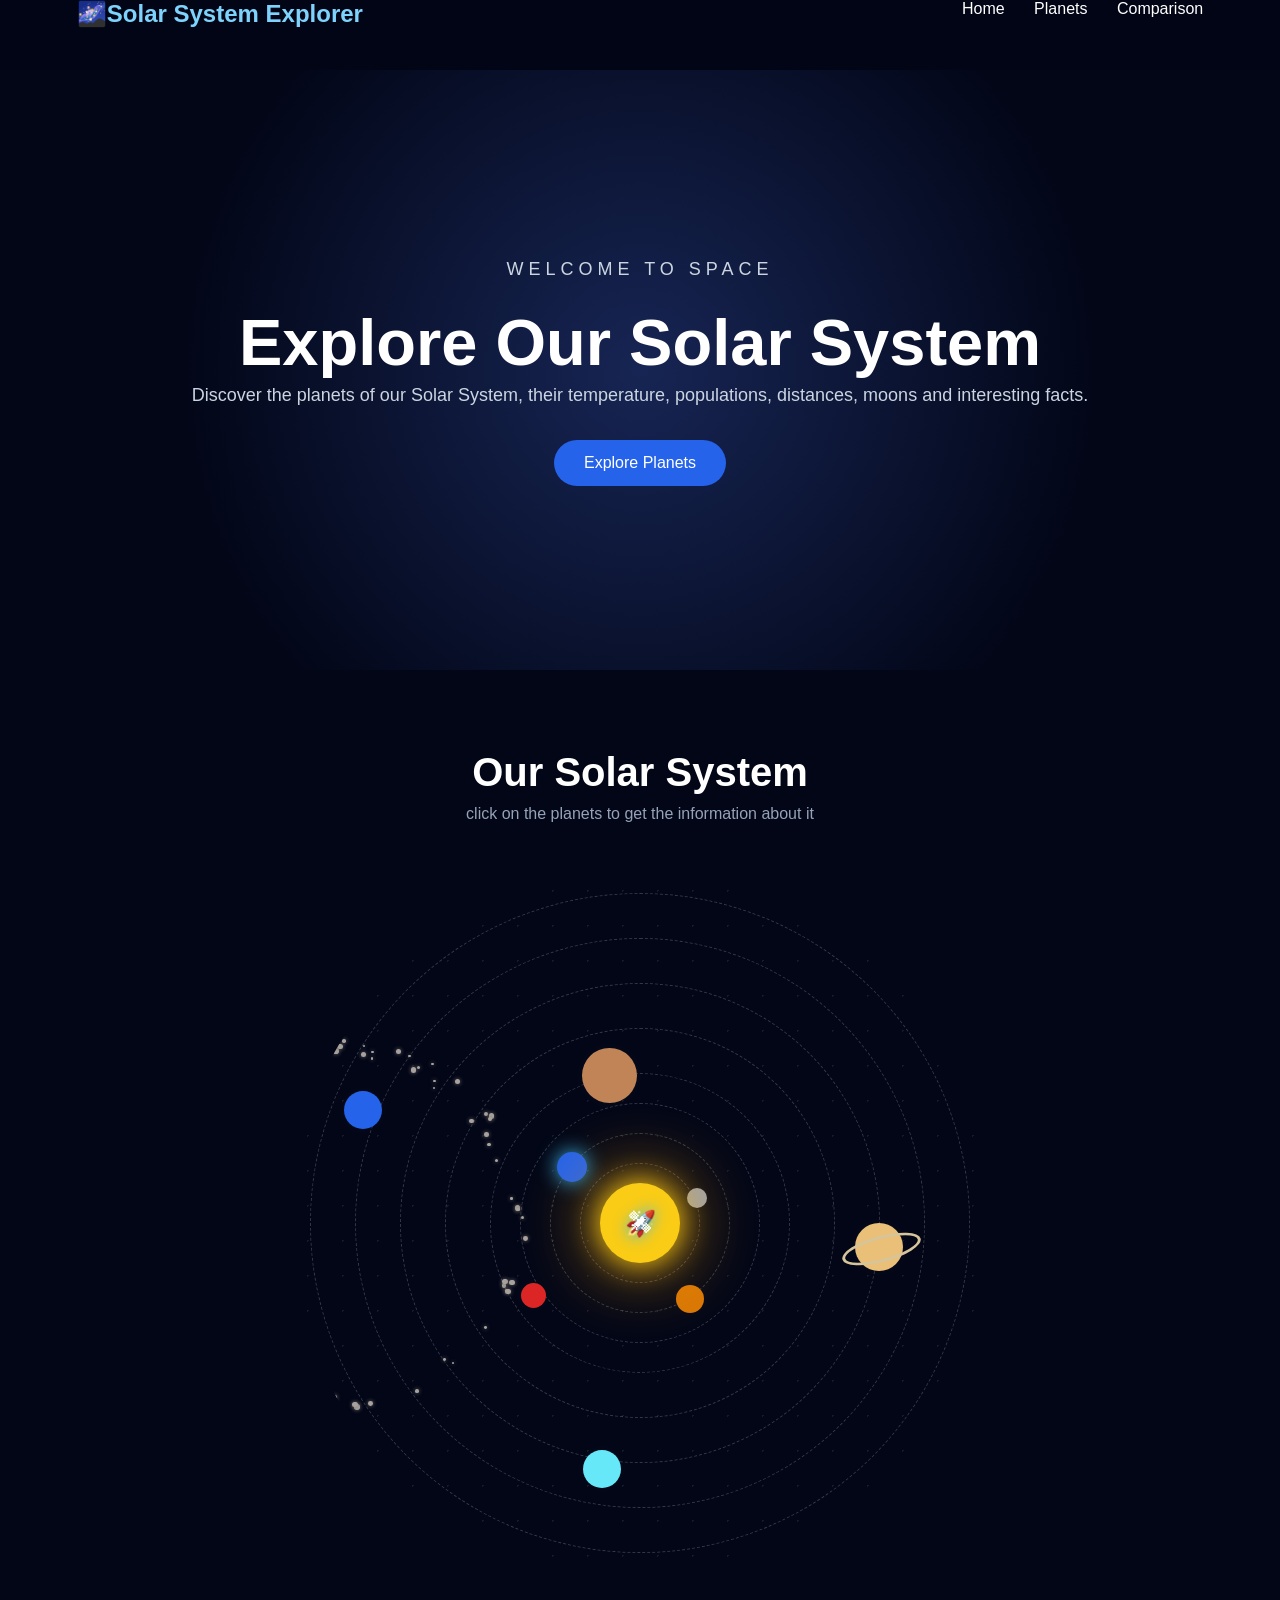
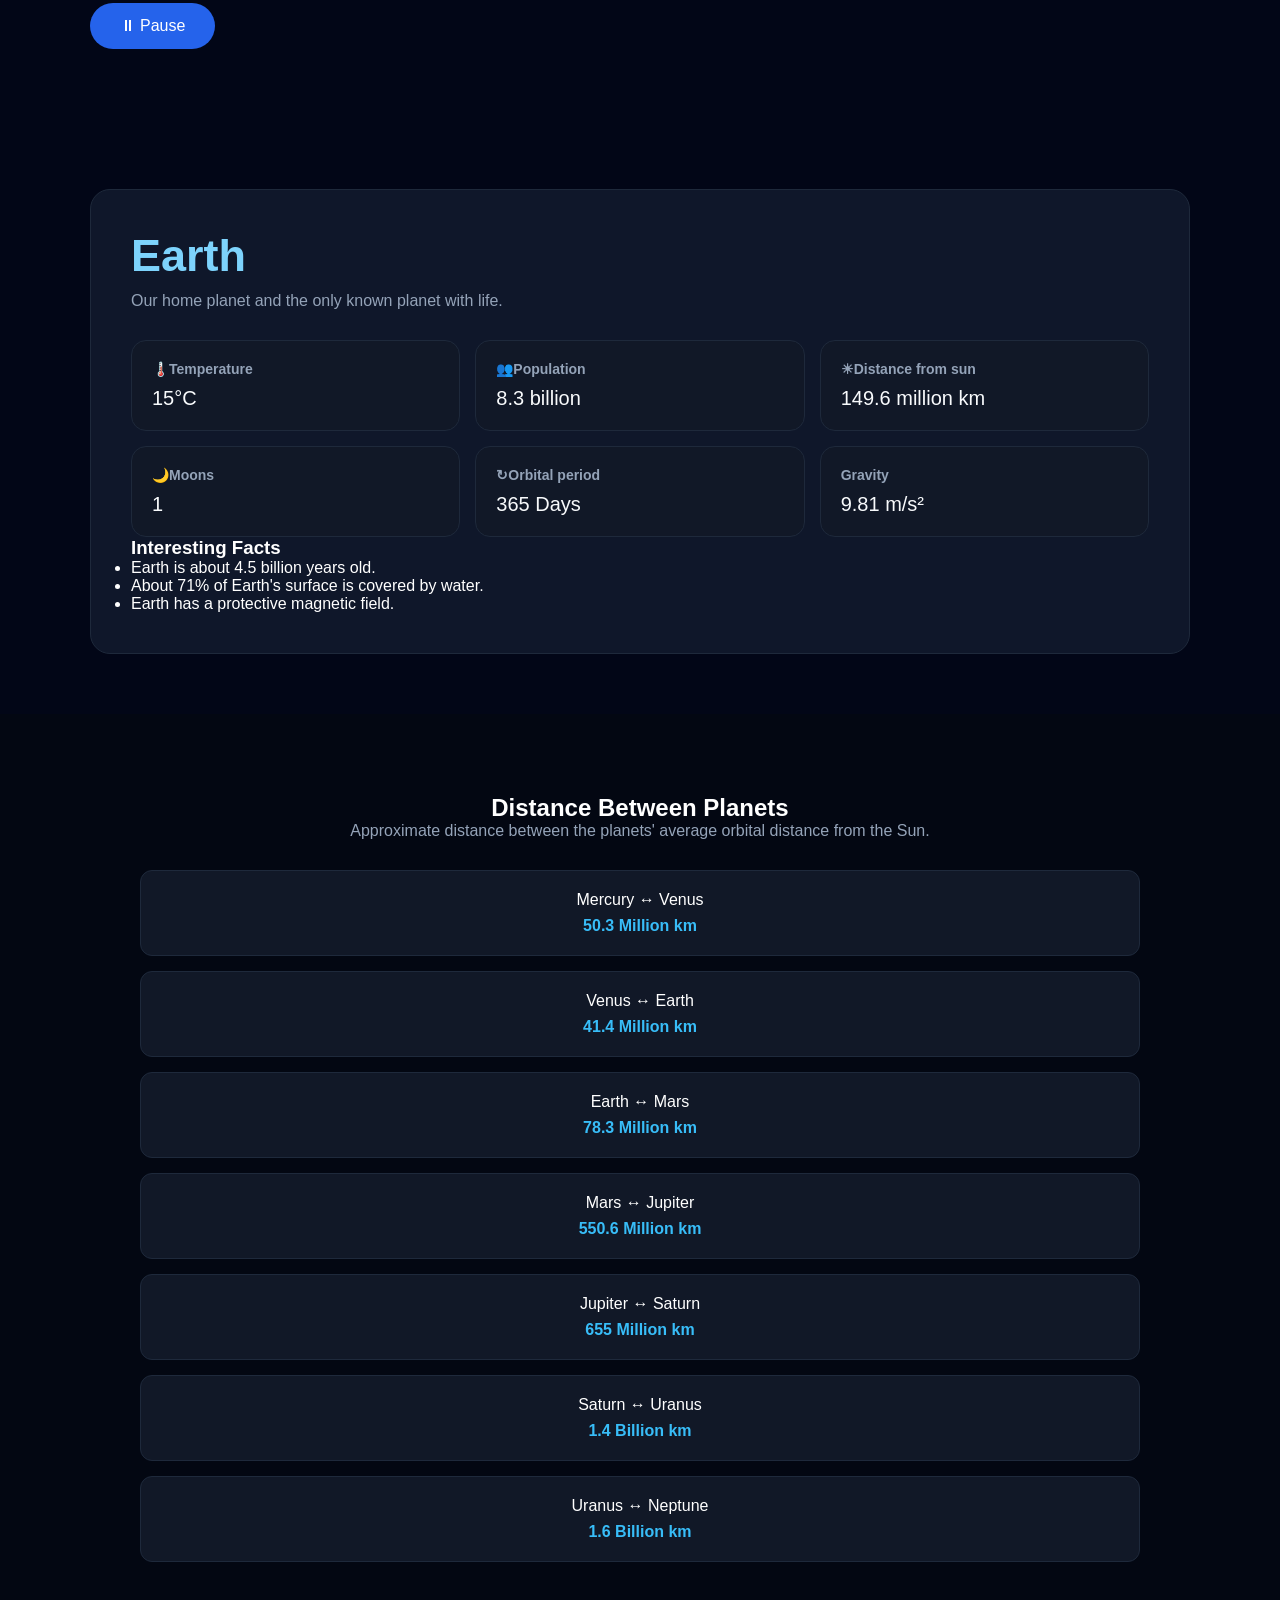
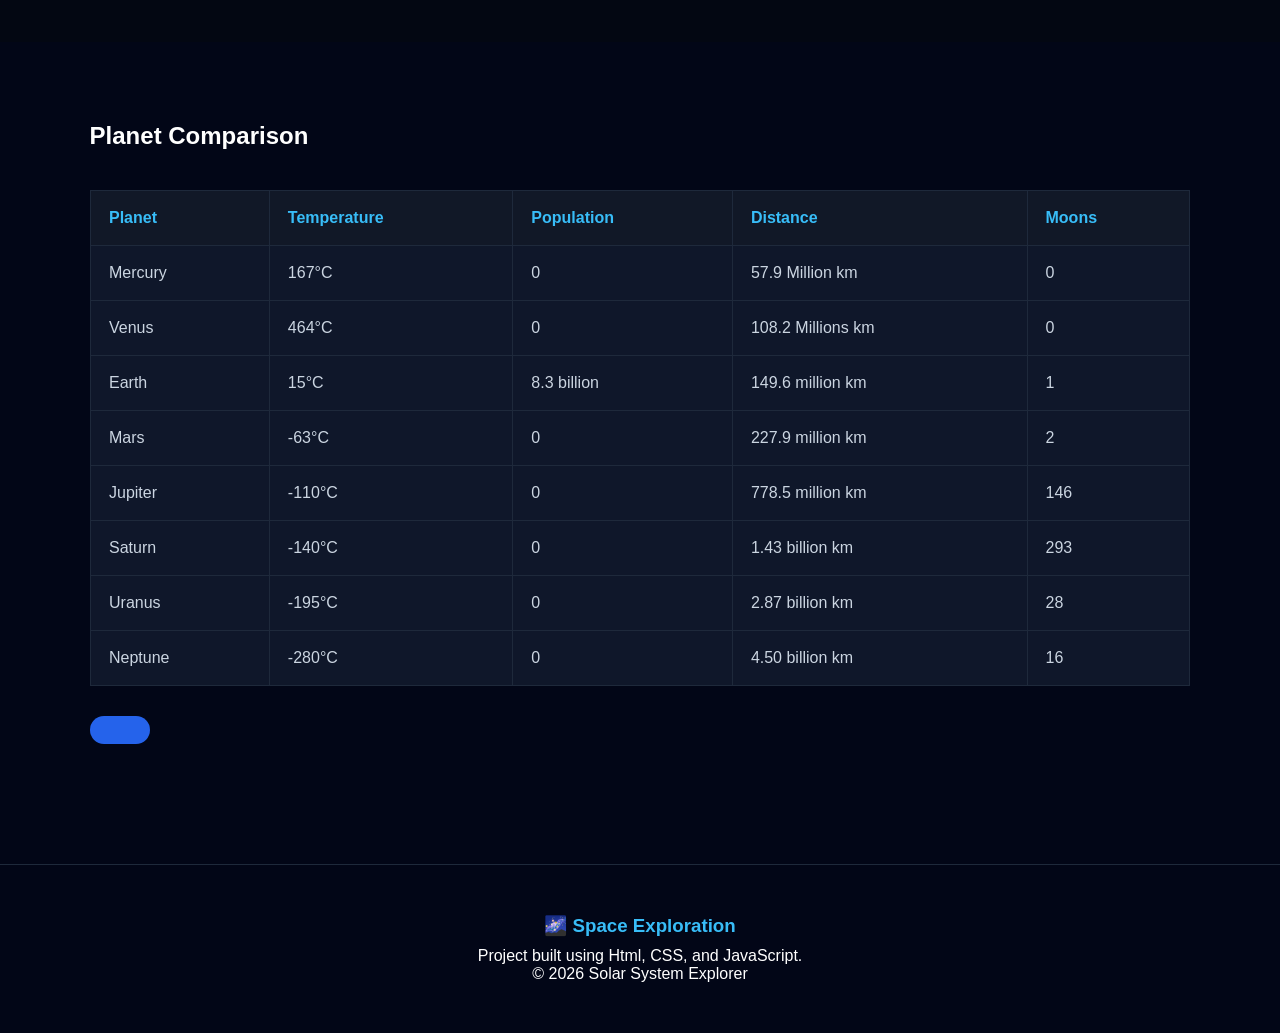
<file: index.html>
<!DOCTYPE html>
<html lang="en">
    <head>
        <meta charset="UTF-8">
        <meta name="viewport"
        content=" width=device-width,
        initial-scale=1.0">
        <title>Space Explorer</title>
        <link rel="icon" href="https://encrypted-tbn0.gstatic.com/images?q=tbn:ANd9GcSDXrGfx-dRCginByYzyStPgkTlnz8xjCOUPEqPjqYFRA&s=10">
        <link rel="stylesheet" href="space.css">
    </head>
    <body> 
        <header>
            <h1>&#127756;Solar System Explorer</h1>
            <nav>
                <a href ="#home">Home</a>
                <a href ="#planets">Planets</a>
                <a href ="#comparison">Comparison</a>
            </nav>
            </header>
            <section id="home" class="hero">
                <div class="hero-content">
                    <p class="subtitle">WELCOME TO SPACE</p>
                    <h2>Explore Our Solar System</h2>
                    <p>
                        Discover the planets of our Solar System,
                        their temperature, populations, distances,
                        moons and interesting facts. 
                    </p>
                    <button onclick="scrollToPlanets()">
                        Explore Planets
                    </button>
                </div>
            </section>
            <section id="planets">
                <h2 class ="section-title">Our Solar System</h2>
                         
                <p
                    class="section-description">
                        click on the planets to get the information about it
                    </p>
                  <div class="solar-system">
                        <div class="sun"></div>

                        <div class="orbit orbit1">
                            <div class="planet mercury"
                                onclick="showPlanet('Mercury')">
                            </div>
                        </div>

                        <div class="orbit orbit2">
                            <div class=" planet venus"
                                onclick="showPlanet('Venus')">
                            </div>
                        </div>

                        <div class="orbit orbit3">
                            <div class="planet earth"
                                onclick="showPlanet('Earth')">
                            </div>
                        </div>

                        <div class="orbit orbit4">
                            <div class="planet mars"
                                onclick="showPlanet('Mars')">
                            </div>
                        </div>

                        <div class="orbit orbit5">
                            <div class="planet jupiter"
                                onclick="showPlanet('Jupiter')">
                            </div>
                        </div>

                        <div class="orbit orbit6">
                            <div class="planet saturn"
                                onclick="showPlanet('Saturn')">
                            </div>
                        </div>

                        <div class="orbit orbit7">
                            <div class="planet uranus"
                                onclick="showPlanet('Uranus')">
                            </div>
                        </div>

                        <div class="orbit orbit8">
                            <div class="planet neptune"
                                onclick="showPlanet('Neptune')">
                            </div>
                        </div>

                        <div id="moving-stars"></div>
                        <div id="asteroid-belt"></div>

                        <div class="spaceship spaceship1">&#128640;</div>
                        <div class="spaceship spaceship2">&#128640;</div>
                        <div class="spaceship spaceship3">&#128760;</div>

                        <div class="satellite satellite1">&#128752;</div>
                        <div class="satellite satellite2">&#128752;</div>
                        

                     </div>
            </section>

            <section class="information">
                <h2 id="planet-name">Earth</h2>
                <p id="planet-description">
                    Our home planet and the only known planet with life.
                </p>
                <div class="info-grid">
                 <div class="info-card">
                    <h3>&#127777;&#65039;Temperature</h3>
                    <p id="temperature">15°C</p>
                 </div>

                 <div class="info-card">
                    <h3>&#128101;Population</h3>
                    <p id="population">8.3 billion</p>
                 </div>

                 <div class="info-card">
                    <h3>&#9728;Distance from sun</h3>
                    <p id="distance">149.6 million km</p>
                 </div>

                  <div class="info-card">
                    <h3>&#127769;Moons</h3>
                    <p id="moons">1</p>
                  </div>

                  <div class="info-card">
                    <h3>&#8635;Orbital period</h3>
                    <p id="orbit-period">365 Days</p>
                  </div>

                  <div class="info-card">
                    <h3>Gravity</h3>
                    <p id="gravity">9.81 m/s²</p>
                  </div>
                </div>

                <div class="planet-facts">
                    <h3>Interesting Facts</h3>
                    
                    <ul id="facts">
                        <li>Earth is about 4.5 billion years old. </li>
                        <li>About 71% of Earth's surface is covered by water.</li>
                        <li>Earth has a protective magnetic field.</li>
                    </ul>
                </div>


            </section>


            <section class="distance-section">
                <h2 class="section-tittle">
                    Distance Between Planets
                </h2>

                <p>
                    Approximate distance between the planets'
                    average orbital distance from the Sun.
                </p>
                <div class="distance-grid">
                    <div>
                        Mercury &#8596; Venus
                        <strong> 50.3 Million km</strong>
                    </div>

                    <div>
                        Venus &#8596; Earth
                        <strong> 41.4 Million km</strong>
                    </div>

                    <div>
                        Earth &#8596; Mars
                        <strong> 78.3 Million km</strong>
                    </div>

                    <div>
                        Mars &#8596; Jupiter
                        <strong> 550.6 Million km </strong>
                    </div>

                    <div>
                        Jupiter &#8596; Saturn
                        <strong> 655 Million km</strong>
                    </div>

                    <div>
                        Saturn &#8596; Uranus
                        <strong> 1.4 Billion km</strong>
                    </div>

                    <div>
                        Uranus &#8596; Neptune
                        <strong> 1.6 Billion km</strong>
                    </div>
                </div>
            </section>

            <section id="comparison">
                <h2 class="section-tittle">Planet Comparison</h2>

                <div class="table-container">
                    <table>

                        <thead>

                            <tr>
                                <th>Planet</th>
                                <th>Temperature</th>
                                <th>Population</th>
                                <th>Distance</th>
                                <th>Moons</th>
                            </tr>
                        </thead>

                        <tbody id="planet-table">

                        </tbody>
                    </table>
                    <button onclick ="scrollToHome()"
                    class="back-button">
                </button>
                </div>
            </section>

            <footer>
                <h3>&#127756; Space Exploration</h3>
                <p>
                    Project built using Html, CSS, and JavaScript.
                </p>
                <p>
                    &copy; 2026 Solar System Explorer
                </p>
            </footer>
            <script src="space.js"></script>
    </body>
</html>
</file>
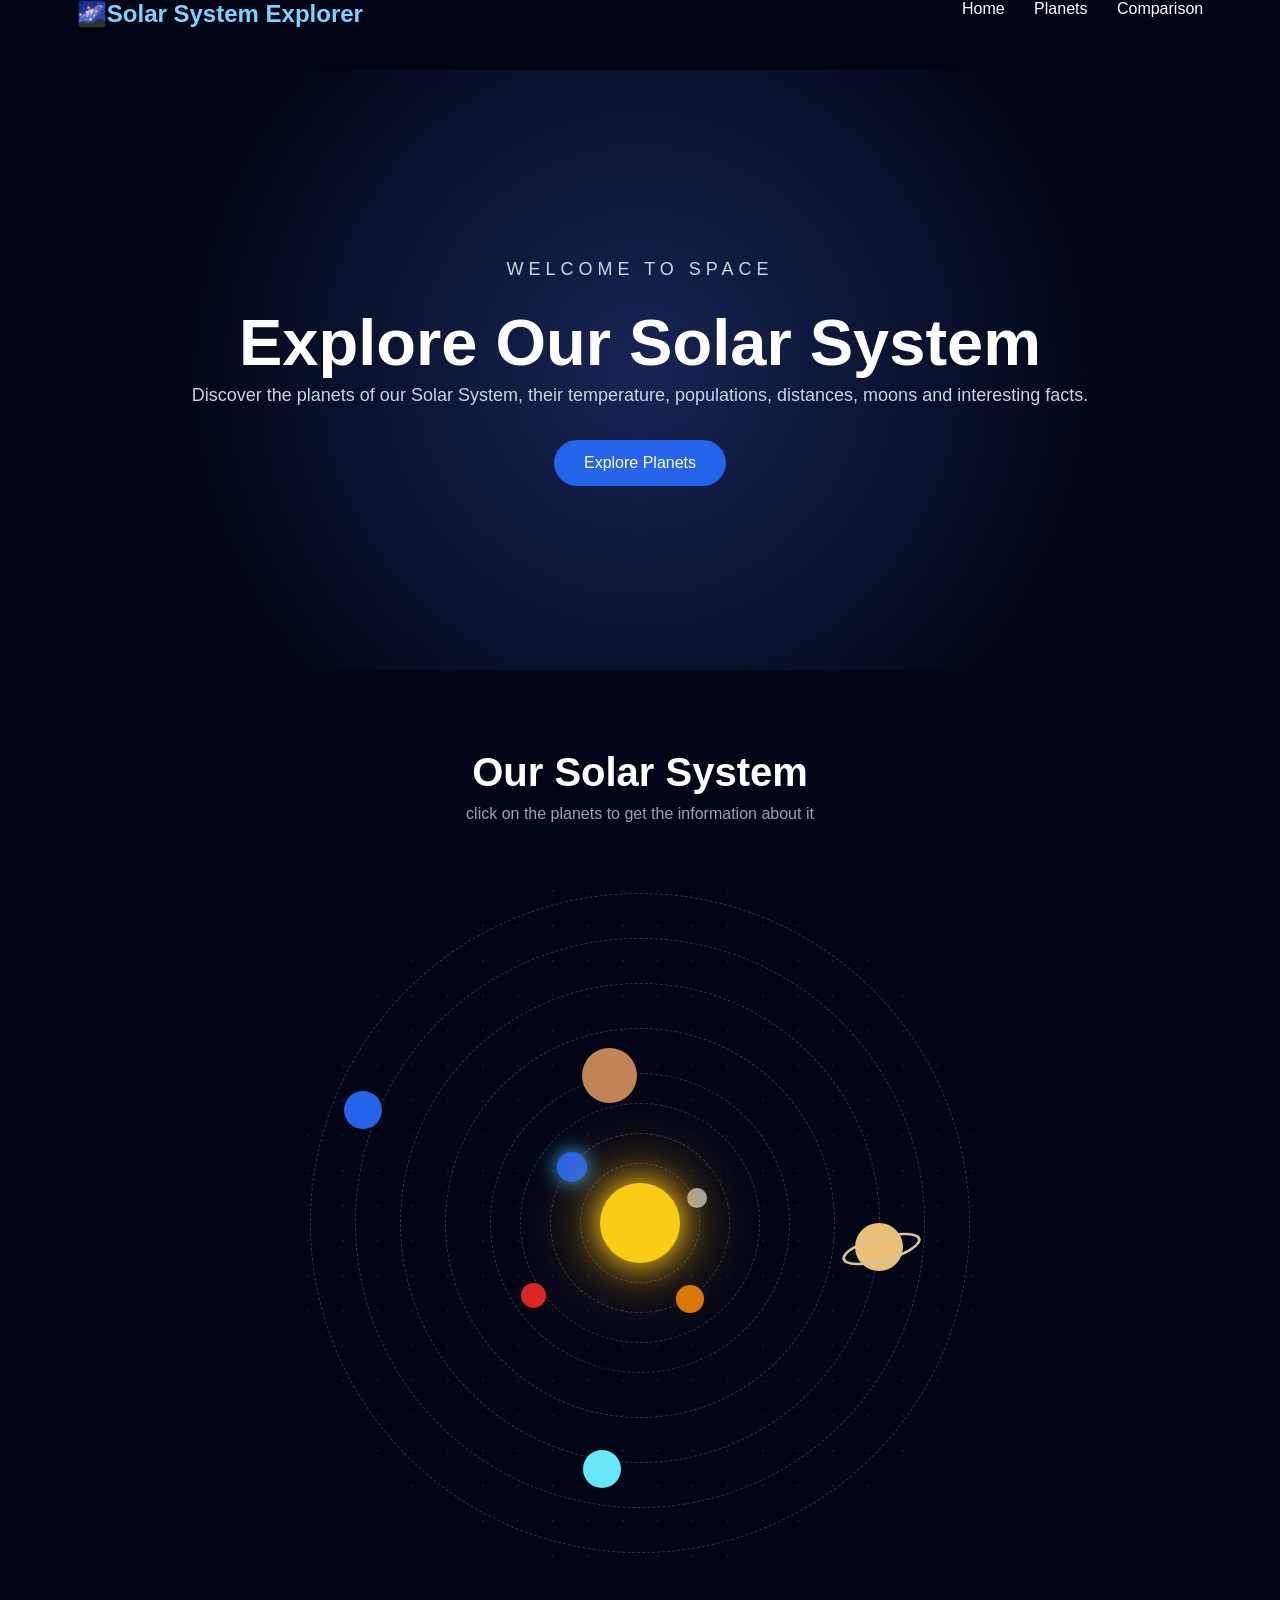
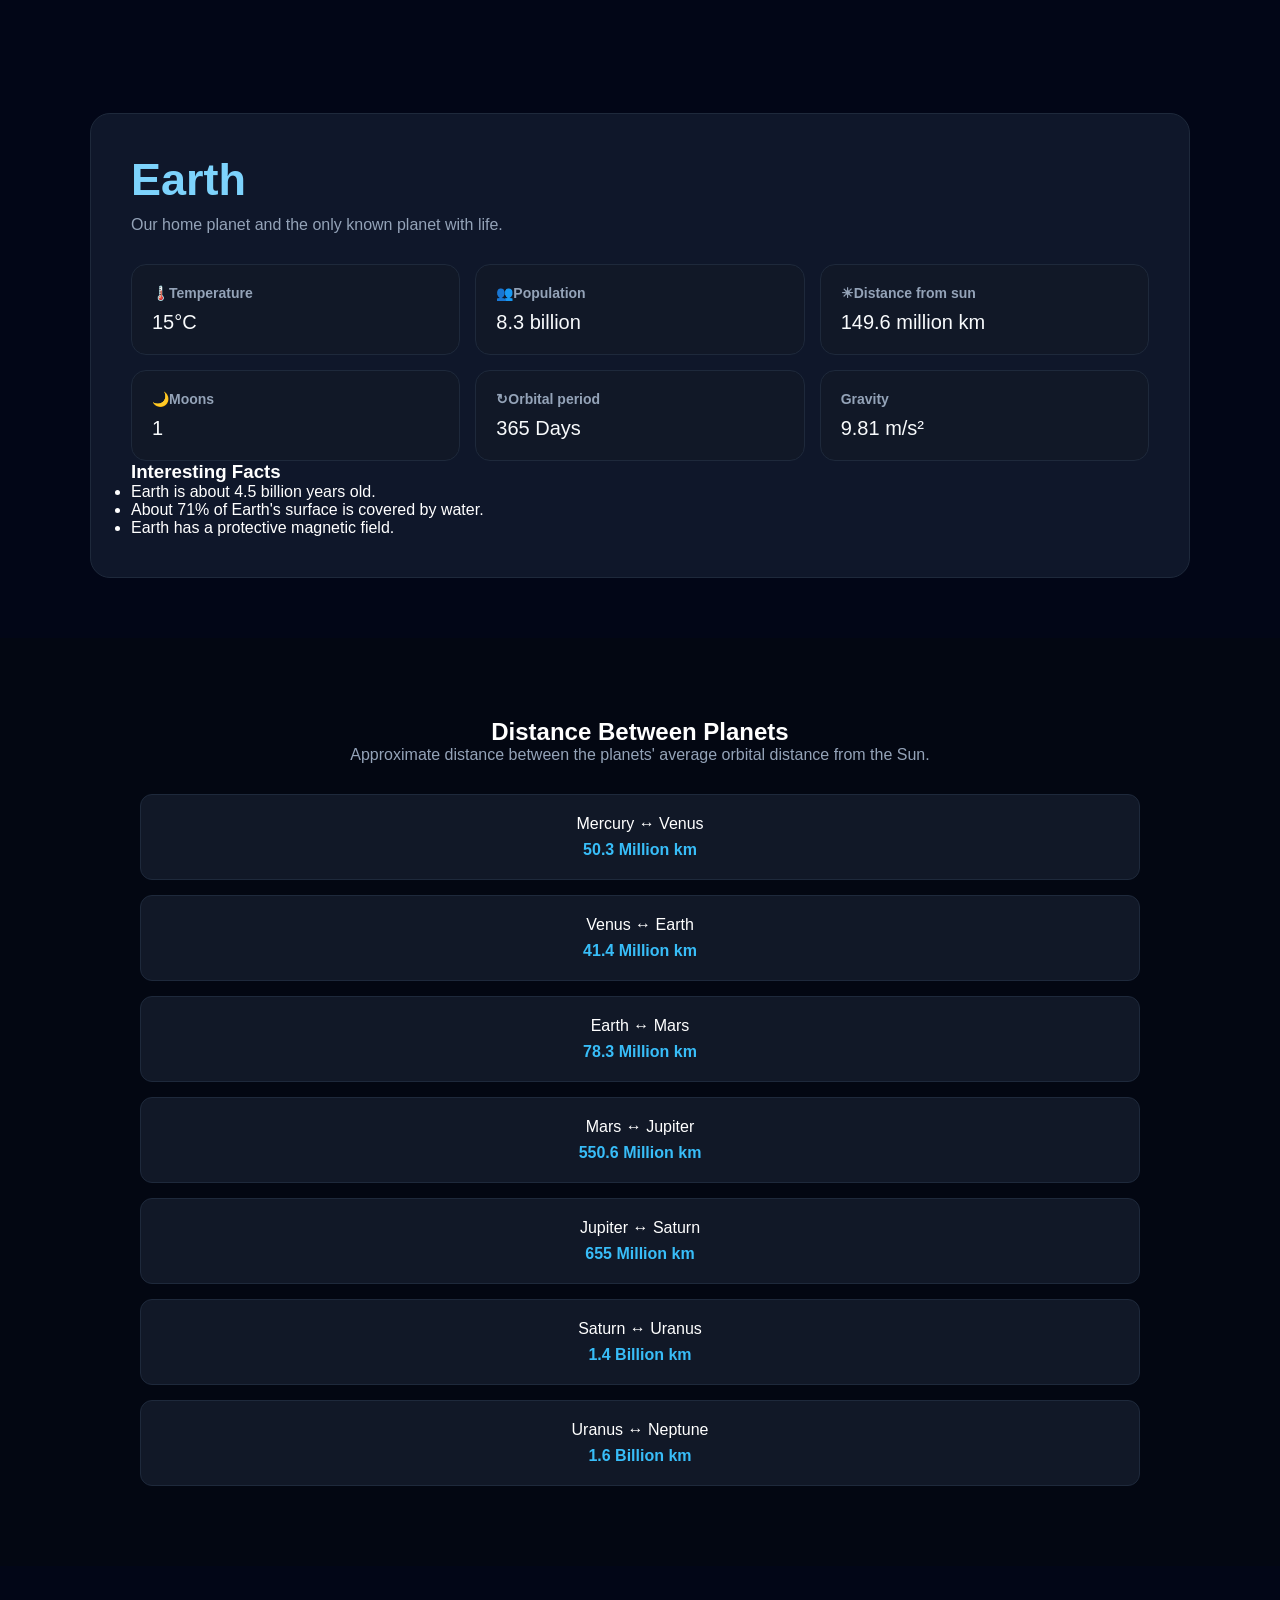
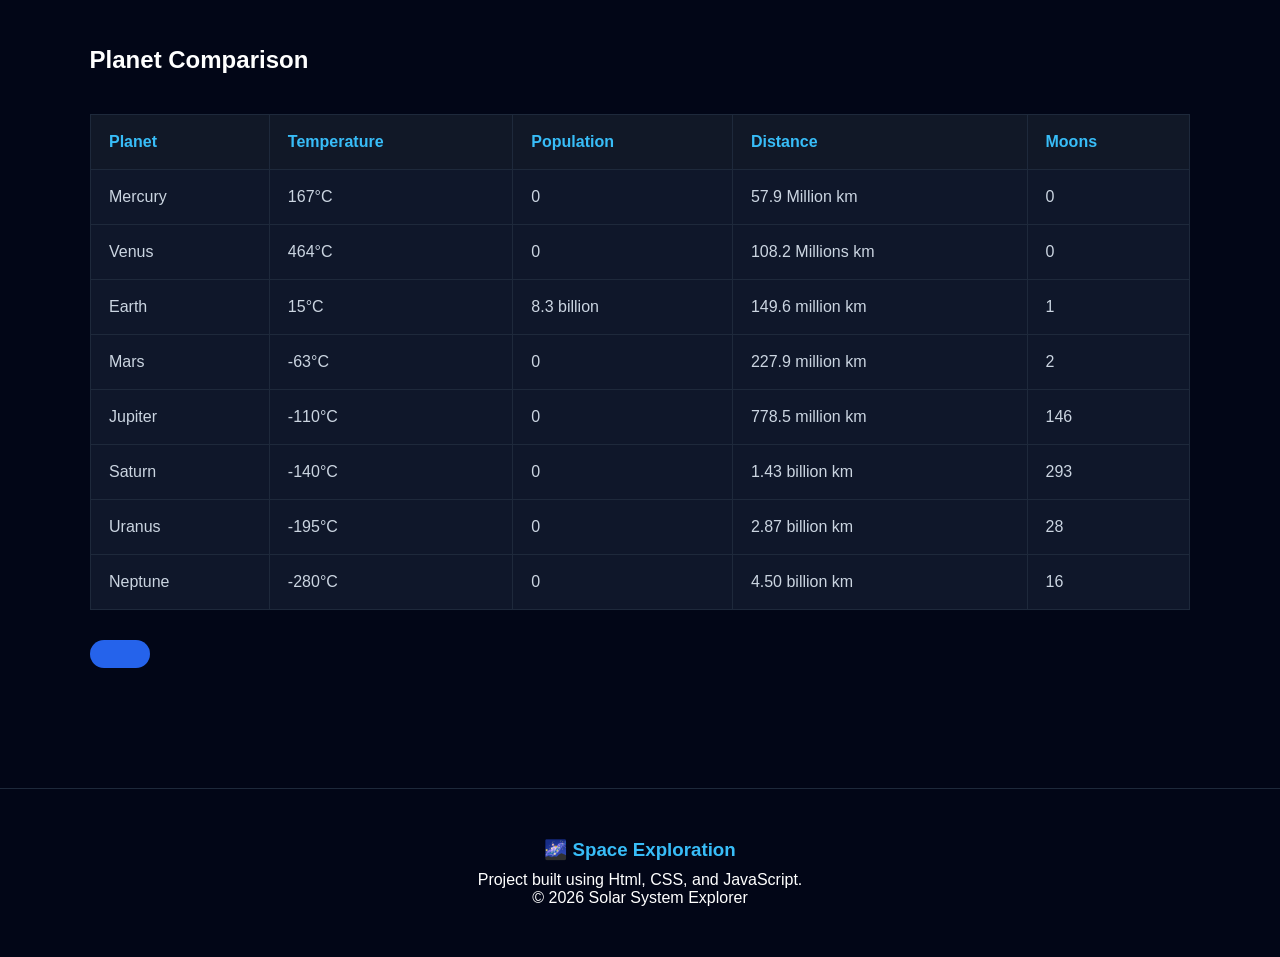
<file: space.html>
<!DOCTYPE html>
<html lang="en">
    <head>
        <meta charset="UTF-8">
        <meta name="viewport"
        content=" width=device-width,
        initial-scale=1.0">
        <title>Space Explorer</title>
        <link rel="icon" href="https://encrypted-tbn0.gstatic.com/images?q=tbn:ANd9GcSDXrGfx-dRCginByYzyStPgkTlnz8xjCOUPEqPjqYFRA&s=10">
        <link rel="stylesheet" href="space.css">
    </head>
    <body> 
        <header>
            <h1>&#127756;Solar System Explorer</h1>
            <nav>
                <a href ="#home">Home</a>
                <a href ="#planets">Planets</a>
                <a href ="#comparison">Comparison</a>
            </nav>
            </header>
            <section id="home" class="hero">
                <div class="hero-content">
                    <p class="subtitle">WELCOME TO SPACE</p>
                    <h2>Explore Our Solar System</h2>
                    <p>
                        Discover the planets of our Solar System,
                        their temperature, populations, distances,
                        moons and interesting facts. 
                    </p>
                    <button onclick="scrollToPlanets()">
                        Explore Planets
                    </button>
                </div>
            </section>
            <section id="planets">
                <h2 class ="section-title">Our Solar System</h2>
                         
                <p
                    class="section-description">
                        click on the planets to get the information about it
                    </p>
                  <div class="solar-system">
                        <div class="sun"></div>

                        <div class="orbit orbit1">
                            <div class="planet mercury"
                                onclick="showPlanet('Mercury')">
                            </div>
                        </div>

                        <div class="orbit orbit2">
                            <div class=" planet venus"
                                onclick="showPlanet('Venus')">
                            </div>
                        </div>

                        <div class="orbit orbit3">
                            <div class="planet earth"
                                onclick="showPlanet('Earth')">
                            </div>
                        </div>

                        <div class="orbit orbit4">
                            <div class="planet mars"
                                onclick="showPlanet('Mars')">
                            </div>
                        </div>

                        <div class="orbit orbit5">
                            <div class="planet jupiter"
                                onclick="showPlanet('Jupiter')">
                            </div>
                        </div>

                        <div class="orbit orbit6">
                            <div class="planet saturn"
                                onclick="showPlanet('Saturn')">
                            </div>
                        </div>

                        <div class="orbit orbit7">
                            <div class="planet uranus"
                                onclick="showPlanet('Uranus')">
                            </div>
                        </div>

                        <div class="orbit orbit8">
                            <div class="planet neptune"
                                onclick="showPlanet('Neptune')">
                            </div>
                        </div>

                     </div>
            </section>

            <section class="information">
                <h2 id="planet-name">Earth</h2>
                <p id="planet-description">
                    Our home planet and the only known planet with life.
                </p>
                <div class="info-grid">
                 <div class="info-card">
                    <h3>&#127777;&#65039;Temperature</h3>
                    <p id="temperature">15°C</p>
                 </div>

                 <div class="info-card">
                    <h3>&#128101;Population</h3>
                    <p id="population">8.3 billion</p>
                 </div>

                 <div class="info-card">
                    <h3>&#9728;Distance from sun</h3>
                    <p id="distance">149.6 million km</p>
                 </div>

                  <div class="info-card">
                    <h3>&#127769;Moons</h3>
                    <p id="moons">1</p>
                  </div>

                  <div class="info-card">
                    <h3>&#8635;Orbital period</h3>
                    <p id="orbit-period">365 Days</p>
                  </div>

                  <div class="info-card">
                    <h3>Gravity</h3>
                    <p id="gravity">9.81 m/s²</p>
                  </div>
                </div>

                <div class="planet-facts">
                    <h3>Interesting Facts</h3>
                    
                    <ul id="facts">
                        <li>Earth is about 4.5 billion years old. </li>
                        <li>About 71% of Earth's surface is covered by water.</li>
                        <li>Earth has a protective magnetic field.</li>
                    </ul>
                </div>


            </section>


            <section class="distance-section">
                <h2 class="section-tittle">
                    Distance Between Planets
                </h2>

                <p>
                    Approximate distance between the planets'
                    average orbital distance from the Sun.
                </p>
                <div class="distance-grid">
                    <div>
                        Mercury &#8596; Venus
                        <strong> 50.3 Million km</strong>
                    </div>

                    <div>
                        Venus &#8596; Earth
                        <strong> 41.4 Million km</strong>
                    </div>

                    <div>
                        Earth &#8596; Mars
                        <strong> 78.3 Million km</strong>
                    </div>

                    <div>
                        Mars &#8596; Jupiter
                        <strong> 550.6 Million km </strong>
                    </div>

                    <div>
                        Jupiter &#8596; Saturn
                        <strong> 655 Million km</strong>
                    </div>

                    <div>
                        Saturn &#8596; Uranus
                        <strong> 1.4 Billion km</strong>
                    </div>

                    <div>
                        Uranus &#8596; Neptune
                        <strong> 1.6 Billion km</strong>
                    </div>
                </div>
            </section>

            <section id="comparison">
                <h2 class="section-tittle">Planet Comparison</h2>

                <div class="table-container">
                    <table>

                        <thead>

                            <tr>
                                <th>Planet</th>
                                <th>Temperature</th>
                                <th>Population</th>
                                <th>Distance</th>
                                <th>Moons</th>
                            </tr>
                        </thead>

                        <tbody id="planet-table">

                        </tbody>
                    </table>
                    <button onclick ="scrollToHome()"
                    class="back-button">
                </button>
                </div>
            </section>

            <footer>
                <h3>&#127756; Space Exploration</h3>
                <p>
                    Project built using Html, CSS, and JavaScript.
                </p>
                <p>
                    &copy; 2026 Solar System Explorer
                </p>
            </footer>
            <script src="space.js"></script>
    </body>
</html>
</file>
<file: space.css>
* {
    margin: 0;
    padding: 0;
    box-sizing: border-box;
}

html{
    scroll-behavior: smooth;
}

body {
    font-family: Arial, sans-serif;
    background: #020617;
    color: white;
    overflow-x:hidden;
}

header {
    height: 70px;
    display: flex;
    justify-content: space-between;

    padding: 0 6%;

    background: rgba(2, 6, 23, 0.9);

    position: sticky;
    top: 0;

    z-index: 100;
}

header h1{
    color: #7dd3fc;
    font-size: 24px;

}

nav a{
    color: white;

    text-decoration: none;

    margin-left: 25px;

    transition: 0.3s;
}

nav a:hover {
    color: #38bdf8;
}


.hero {
    min-height: 600px;

    display: flex;
    align-items:center;
    justify-content: center;

    text-align: center;

    background:
    radial-gradient(circle at center,
    #172554,
    #020617 65%
    );
}

.hero-comtent{
    max-width: 800px;
}

.subtitle{
    color: #38bdf8;
    letter-spacing: 5px;
    margin-bottom: 20px;

}

.hero h2{
    font-size: 65px;
    margin-bottom: 25x;
}

.hero p{
    color: #cbd5e1;
    font-size: 18px;
    line-height: 1.7;
}

button{
    margin-top: 30px;

    padding: 14px 30px;

    border: none;

    border-radius: 30px;

    background: #2563eb;

    color: white;

    font-size: 16px;

    cursor: pointer;

    transition: 0.3s;

}

button :hover{
    background:#38bdf8;

    transform: translateY(-3px);
}

section {

    padding : 80px 7%;
}

.section-title{
    text-align: center;

    font-size: 40px;

    margin-bottom: 10px;
}

.section-description{
    text-align: center;

    color: #94a3b8;

    margin-bottom: 50px;
}


.solar-system{
    width: 700px;
    height: 700px;

    margin:auto;

    position: relative;

    display: flex;
    align-items: center;
    justify-content: center;
    overflow: hidden;

    background: 
        radial-gradient(
            circle,
            rgba(255, 255, 255,0.08) 1px,
            transparent 1px
        );

        background-size: 35px 35px;

        border-radius: 50%;
}

.sun {
    width: 80px;
    height: 80px;

    background: #facc15;

    border-radius: 50%;

    display: flex;
    align-items: center;
    justify-content: center;

    font-size: 45px;

    color: #92400e;

    box-shadow:
        0  0 30px #facc15,
        0  0 80px #f59e0b;

        position: absolute;

        left: 50%;
        top: 50%;

        transform: translate(-50%, -50%);

        z-index: 10;
}
 
.orbit{
    position: absolute;

    pointer-events: none;

    left: 50%;
    top: 50%;

    transform: translate(-50%, -50%);

    border: 1px dashed rgba(255, 255, 255, 0.2);

    border-radius: 50%;

    display: flex;
    align-items: flex-start;
    justify-content: center;
}

.orbit1{
    width: 120px;
    height: 120px;
    
}

.orbit2{

    width: 180px;
    height: 180px;

}

.orbit3{

    width: 240px;
    height: 240px;

}

.orbit4{

    width: 300px;
    height: 300px;

}

.orbit5{

    width: 390px;
    height: 390px;

}

.orbit6{

    width: 480px;
    height: 480px;

}

.orbit7{

    width: 570px;
    height: 570px;

}

.orbit8{

    width: 660px;
    height: 660px;

}


.planet {
    border-radius: 50%;

    cursor: pointer;

    position: absolute;

    z-index: 5;

    pointer-events: auto;

    transition: 0.03s;

    box-shadow:
        0 0 15px rgba(255,255,255,0.03);

}



.planet:hover{
    transform: scale(1.3);

}
.orbit1 .planet{
    top: 20%;
    left: 90%;
}

.orbit2 .planet{
    top: 85%;
    left: 70%;

}

.orbit3 .planet{
    top: 20%;
    left: 15%;
}
.orbit4 .planet{
    top: 70%;
    left: 10%; 
}
.orbit5 .planet{
    top: 5%;
    left: 35%;
}
.orbit6 .planet{
    top: 50%;
    left: 95%;

}
.orbit7 .planet{
    top:90%;
    left:40%;
}
.orbit8 .planet{
    top: 30%;
    left: 5%;
}


.mercury{
    width: 20px;
    height: 20px;

    background: #9ca3af;
}

.venus{
    width: 28px;
    height: 28px;

    background: #d97706;
}

.earth{
    width: 30px;
    height: 30px;

    background: #2563eb;

    box-shadow:
        0 0 20px #38bdf8;
}

.mars{
    width: 25px;
    height: 25px;
    
    background: #dc2626;

}

.jupiter{
    width: 55px;
    height: 55px;

    background: #c08457;

}

.saturn{
    width: 48px;
    height: 48px;

    background :#eabf78;
}

.saturn::after{
    content: "";

    position: absolute;

    width: 75px;
    height: 20px;

    border: 3px solid #d6c49b;

    border-radius: 50%;

    left: -14px;
    top: 13px;

    transform: rotate(-15deg);
}

.uranus {
    width: 38px;
    height: 38px;

    background: #67e8f9;

}

.neptune{
    width: 38px;
    height: 38px;

    background: #2563eb;
}

.information {
    max-width: 1100px;

    margin: 60px auto;

    padding: 40px;

    background: #0f172a;

    border: 1px solid #1e293b;

    border-radius: 20px;
}

.information h2{
    font-size: 45px;

    color: #7dd3fc;
}

#planet-description {
    color: #94a3b8;

    margin-top: 10px;
    margin-bottom: 30px;
}

.info-grid {
    display: grid;

    grid-template-columns:
    repeat(3, 1fr);

    gap: 15px;
}

.info-card{
    padding: 20px;

    background: #111827;

    border-radius: 15px;

    border: 1px solid #1e293b;

    transition: 0.3s;
}

.info-card:hover{
    border-color: #38bdf8;

    transform: translateY(-5px);
}

.info-card h3{
    color: #94a3b8;

    font-size: 14px;
}

.info-card p{
    margin-top:10px;

    font-size: 20px;

    color:#f8fafc;
}

.facts {
    margin-top: 35px;

}

.facts h3{
    color: #38bdf8;

    margin-bottom: 15px;
}

.facts li{
    margin: 10px 0;

    color: #cbd5e1;
}

.distance-section{
    background: #030712;

    text-align: center;
}

.distance-section > p{
    color: #94a3b8;

    margin-bottom: 30px;
}

.distance-grid{
    max-width: 1000px;

    margin: auto;

    display: grid;
    grid-template-columns: 
        repeate(2, 1fr);

        gap: 15px;
}

.distance-grid div {
    padding: 20px;

    background: #111827;

    border-radius: 12px;

    border: 1px solid #1e293b;
}
.distance-grid strong{
    display: block;

    color: #38bdf8;

    margin-top: 8px;

}
 

.table-container {

    max-width: 1100px;

    margin: 40px auto;

    overflow-x: auto;

}

table {
    width: 100%;

    border-collapse: collapse;

    background: #0f172a;

}

th,
td{
    padding: 18px;

    text-align: left;

    border: 1px solid #1e293b;

}

th{
    color: #38bdf8;

    background: #111827;

}



td{
    color: #cbd5e1;


}
tr:hover{
    background: #172033;

}


footer{

    padding :50px 7%;

    text-align: center;

    background: #020617;

    border-top: 1px solid #1e293b;

}

footer h3{
    color: #38bdf8;

    margin-bottom: 10px;

}

fooster p {
    color: #64748b;

    margin-bottom: 5px;


}


@media ( max-width: 800px){

    header{
        flex-direction: column;

        height: auto;

        padding: 20px;

    }
    nav {
        margin-top: 15px;
        }
    nav a{
        margin: 0 8px;
    }

    .hero h2 {
         font-size: 45px;
    }

.solar-system{
    width: 500px;
    height: 500px;
}

.orbit8{
    width: 480px;
    height: 480px;

}

.orbit7{
    width: 420px;
    height: 420px;
}

.orbit6{
    width: 360px;
    height:360px;

}

.orbit5{

    width: 300px;
    height: 300px;

}

.orbit4{
    width: 250px;
    height: 250px;

}

.orbit3{

    width: 200px;
    height: 200px;

}

.orbit2{

    width:150px;
    height: 150px;

}

.orbit1{

    width:100px;
    height:100px;
}

.info-grid{
    grid-template-columns: repeat(2, 1fr);

}

}

@media(max-width: 500px){

    .hero.h2{
        font-size: 35px;
    }

    .solar-system{

        width: 350px;
        height: 350px;

    }
    .orbit8{
        width: 330px;
        height: 330px;
    }

    .orbit7{
        width: 290px;
        height: 290px;

    }

    .orbit6{

        width: 260px;
        height: 260px;

    }

    .orbit5{

        width: 210px;
        height: 210px;

    }

    .orbit4{

        width: 170px;
        height: 170px;

    }

    .orbit3{

        width:135px;
        height: 135px;

    }

    .orbit2{
        width: 100px;
        height: 100px;

    }

    .orbit1{
        width: 70px;
        height: 70px;
    }

    .information{

        margin: 30px 15px;
        padding: 25px;
    }

    .info-grid{
        grid-template-columns: 1fr;

    }

    .distance-grid{
        grid-template-columns: 1fr;


    }

}

#moving-stars{
    position: absolute;

    inset: 0;

    pointer-events: none;

    z-index: 1;

}

.space-star{
    position: 2px;

    width: 2px;

    height: 2px;

    background: white;

    border-radius: 50%;

    animation:
        starMove 3s ease-in-out infinite alternate;

}

@keyframes starMove{
     from{
        opacity: 0.2;

        transform:
            scale(0.5)
            translateY(0);
     }

     to{
        opacity: 1;

        transform:
            scale(1.5)
            translateY(-8px);

     }
}


.orbit1 {
    animation:
        planetOrbit1 5s linear infinite;

}

.orbit2{
    animation:
        planetOrbit2 8s linear infinite;

}

.orbit3 {
    animation:
        planetOrbit3 11s linear infinite;

}

.orbit4 {
    animation:
        planetOrbit4 15s linear infinite;

}

.orbit5 {
    animation:
        planetOrbit5 22s linear infinite;

}

.orbit6 {
    animation:
        planetOrbit6 30s linear infinite;

}

.orbit7 {
    animation:
        planetOrbit7 40s linear infinite;

}

.orbit8 {
    animation:
        PlanetOrbit8 52s linear infinite;

}

@keyframes planetOrbit1 {

    from {
        transform:
        translate(-50%, -50%)
        rotate(0deg);

    }
    to {
        trnasform:
        translate(-50%,-50%)
        rotate(360deg);

    }
}

@keyframes planetOrbit2 {

    from{
        transform:
        translate(-50% ,-50%)
        rotate(0deg);

    }
    to {
        transform :
        translate(-50% ,-50%)
        rotate(360deg);
    }
}

@keyframes planetOrbit3{

    from{
        transform:
        translate(-50% , -50%)
        rotate(0deg);
    }
    to {
        transform:
        translate(-50%, -50%)
        rotate(360deg);
    }
}

@keyframes planetOrbit4{

    from{
        transform:
        translate(-50%,-50%)
        rotate(0deg);

    }
    to{
        transform:
        trnaslate(-50%,-50%)
        rotate(360deg);

    }

}

@keyframes planetOrbit5{

    from{
        transform:
        translate(-50%,-50%)
        rotate(0deg);
    }
    to{
        transform:
        translate(-50%,-50%)
        rotate(360deg);

    }
}

@keyframes planetOrbit6{

    from{
        transform:
        translate(-50%,-50%)
        rotate(0deg);
    }
    to{
        transform:
        translate(-50%,-50%)
        rotate(360deg);
    }
}

@keyframes planetOrbit7{

    from{
        transform:
        translate(-50%,-50%)
        rotate(0deg);

    }
    to {
        transform:
        translate(-50%,-50%)
        rotate(360deg);


    }
}

@keyframes planetOrbit8{

    from{
        transform:
        translate(-50%,-50%)
        rotate(0deg);

    }
    to{
        transform:
        translate(-50%,-50%)
        rotate(360deg);
    }
}

.moon {
    position: absolute;

    width: 9px;

    height: 9px;

    background: #d1d5db;

    border-radius: 50%;

    top: 50%;

    left: 50%;

    box-shadow:
        0 0 8px white;

        animation:
            moonMove 3s linear infinite;

            z-index: 20;
}

@keyframes moonMove {
    from {
        transform:
            rotate(0deg)
            translateX(45px);
    }
    to{
        transform:
            rotate(360deg)
            translateX(45px);
    }
}


#asteroid-belt {

    position: absolute;

    width: 350px;

    height: 350px;

    left: 50px;

    top: 50%;

    transform:
        translate(-50%,-50%);

        border-radius: 50%;

        pointer-events: none;

        z-index: 4;

        animation:
            asteroidRotate 24s linear infinite;




}

.asteroid {

    position: absolute;

    width: 4px;

    height: 4px;

    background: #a8a29e;

    border-radius: 50%;

    box-shadow:
        0 0 4px #78716c;
}

@keyframes asteroidRotate {
    from {
        transform:
        translate(-50%,-50%)
        rotate(0deg);
    }
    to{
        transform:
            translate(-50%,-50%)
            rotate(360deg);
    }
}

.spaceship1 {

    position: absolute;

    font-size: 25px;

    z-index: 30;

    pointer-events: none;

    filter:
        drop-shadow(
            0 0 8px #38bdf8
        );
}

.spaceship1 {
    animation:
        spaceshipMove1 12s linear infinite;

}

@keyframes spaceshipMove1 {
    0% {
        left: -50px;

        top: 20%;

    }

    50% {
        left: 50%;

        top: 10%;
    }

    100% {

        left: 105%;

        top: 30%;
    }
}

.spaceship2 {

    animation:
        spaceshipMove2 18 s linear infinite;

}

@keyframes spaceshipMove2{
    0%{

        left: 105%;

        top: 70%;

    }
    50%{

        left: 50%;

        top: 80%;

    }

    100% {
         left: -50px;

         top: 60%;
    }
    
    
}

.spaceship3{
    animation: spaceshipMove3 22s linear infinite;

}

@keyframes spaceshipMove3 {
    0%{
        left: 20%;

        top: 105%;

    }
    50%{
        left: 80%;

        top: 50%;
    }

    100%{
        left: 20%;

        top:-50px;
    }
}

.satellite {
    
    position: absolute;

    font-size: 22px;

    z-index: 30;

    pointer-events: none;


}

.satellite1 {
    animation:
    satelliteMove1 15s linear infinite;

}

@keyframes satelliteMove1{
    0%{

        left: 5%;
        
        top: 20%;
    }
    50%{
        left: 80%;

        top: 40%;

    }

    100% {
        left: 5%;

        top:70%;


    }
}

.satellite2 {

    animation:
        satelliteMove2 20s linear infinite; 
}

@keyframes satelliteMove2 {

    0%{
        left : 90%;
        top: 75%;

    }
    50%{

        left: 20%;

        top: 40%;
    }
    100% {
        left: 90%;

        top: 20%;
    }
}

.solar-system.paused *,
.solar-system.paused *::befor,
.solar-system.paused*::after {
    animation-play-state: paused !important;
}
</file>
